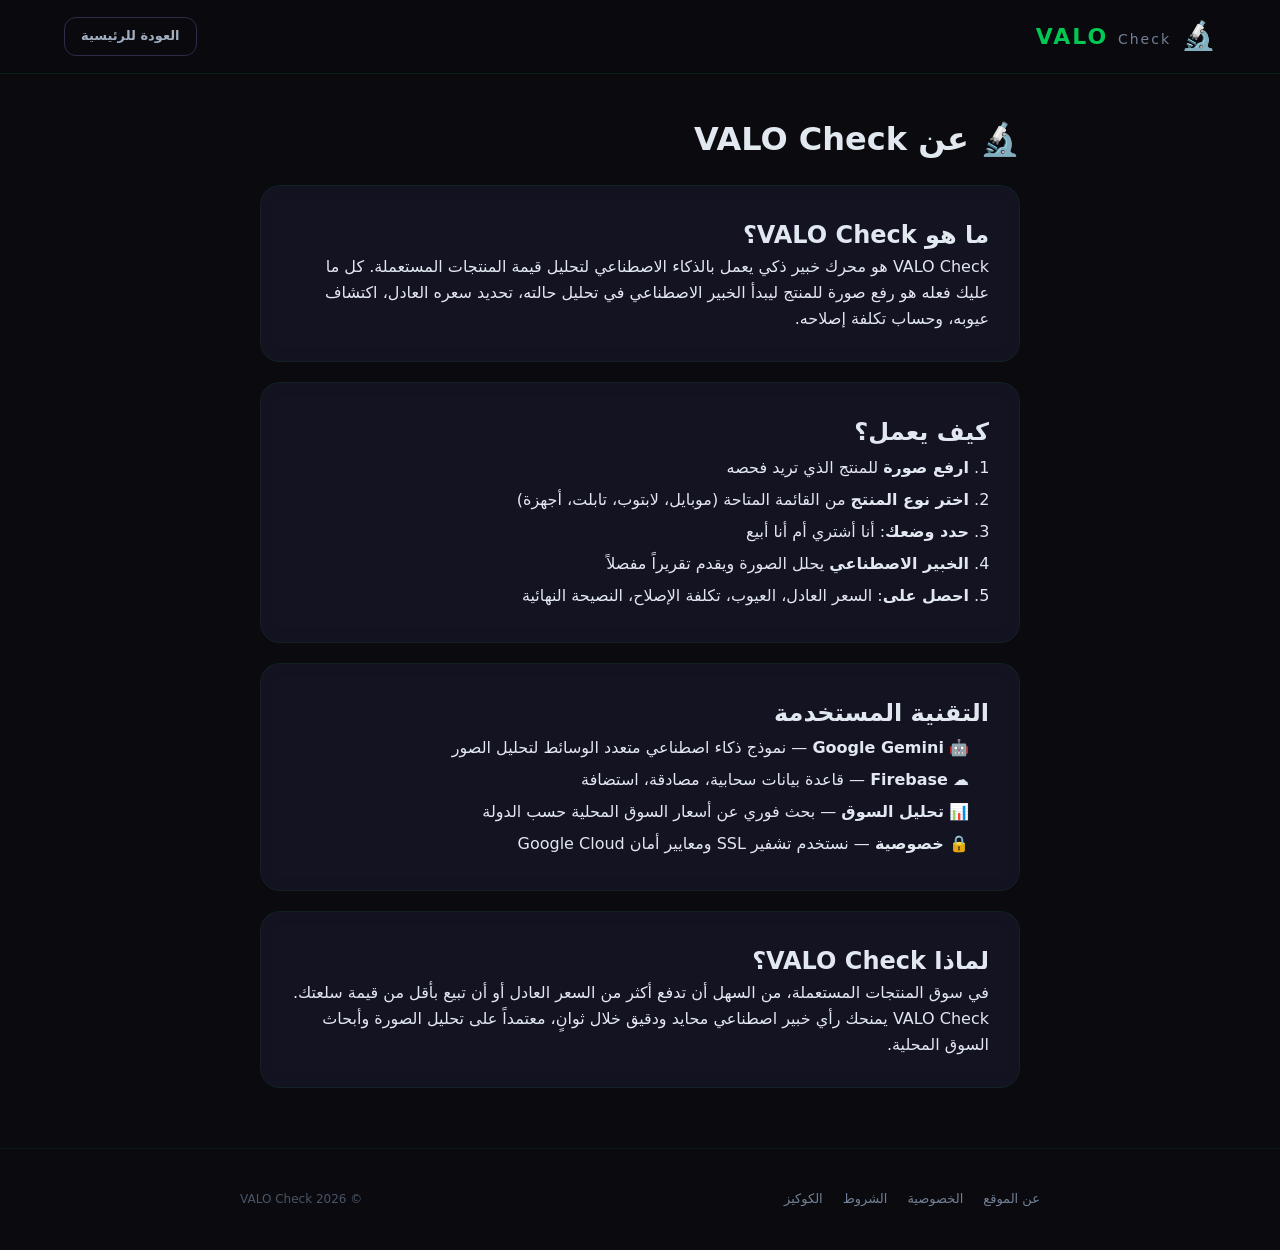
<file: about.html>
<!DOCTYPE html>
<html lang="ar" dir="rtl">
<head>
    <meta charset="UTF-8">
    <meta name="viewport" content="width=device-width, initial-scale=1.0">
    <title>عن VALO Check — فاحص القيمة الذكي</title>
    <meta name="description" content="تعرف على VALO Check: أداة ذكاء اصطناعي لتحليل قيمة المنتجات المستعملة بدقة. نساعدك في البيع والشراء بثقة.">
    <link rel="stylesheet" href="/public/style.css">
    <link rel="icon" type="image/svg+xml" href="/icons/icon-192.svg">
</head>
<body>
    <header class="header">
        <div class="header-inner">
            <div class="logo">
                <span class="logo-icon">🔬</span>
                <span class="logo-text">VALO <small>Check</small></span>
            </div>
            <a href="/" class="btn btn-sm btn-outline">العودة للرئيسية</a>
        </div>
    </header>

    <main class="container" style="max-width:800px;margin:40px auto;padding:0 20px;">
        <h1 style="font-size:2rem;margin-bottom:20px;">🔬 عن VALO Check</h1>

        <section class="card" style="padding:30px;margin-bottom:20px;">
            <h2>ما هو VALO Check؟</h2>
            <p>VALO Check هو محرك خبير ذكي يعمل بالذكاء الاصطناعي لتحليل قيمة المنتجات المستعملة. كل ما عليك فعله هو رفع صورة للمنتج ليبدأ الخبير الاصطناعي في تحليل حالته، تحديد سعره العادل، اكتشاف عيوبه، وحساب تكلفة إصلاحه.</p>
        </section>

        <section class="card" style="padding:30px;margin-bottom:20px;">
            <h2>كيف يعمل؟</h2>
            <ol style="line-height:2;padding-right:20px;">
                <li><strong>ارفع صورة</strong> للمنتج الذي تريد فحصه</li>
                <li><strong>اختر نوع المنتج</strong> من القائمة المتاحة (موبايل، لابتوب، تابلت، أجهزة)</li>
                <li><strong>حدد وضعك</strong>: أنا أشتري أم أنا أبيع</li>
                <li><strong>الخبير الاصطناعي</strong> يحلل الصورة ويقدم تقريراً مفصلاً</li>
                <li><strong>احصل على</strong>: السعر العادل، العيوب، تكلفة الإصلاح، النصيحة النهائية</li>
            </ol>
        </section>

        <section class="card" style="padding:30px;margin-bottom:20px;">
            <h2>التقنية المستخدمة</h2>
            <ul style="line-height:2;padding-right:20px;">
                <li>🤖 <strong>Google Gemini</strong> — نموذج ذكاء اصطناعي متعدد الوسائط لتحليل الصور</li>
                <li>☁️ <strong>Firebase</strong> — قاعدة بيانات سحابية، مصادقة، استضافة</li>
                <li>📊 <strong>تحليل السوق</strong> — بحث فوري عن أسعار السوق المحلية حسب الدولة</li>
                <li>🔒 <strong>خصوصية</strong> — نستخدم تشفير SSL ومعايير أمان Google Cloud</li>
            </ul>
        </section>

        <section class="card" style="padding:30px;margin-bottom:20px;">
            <h2>لماذا VALO Check؟</h2>
            <p>في سوق المنتجات المستعملة، من السهل أن تدفع أكثر من السعر العادل أو أن تبيع بأقل من قيمة سلعتك. VALO Check يمنحك رأي خبير اصطناعي محايد ودقيق خلال ثوانٍ، معتمداً على تحليل الصورة وأبحاث السوق المحلية.</p>
        </section>
    </main>

    <footer class="footer">
        <div class="footer-inner">
            <div class="footer-links">
                <a href="/about">عن الموقع</a>
                <a href="/privacy">الخصوصية</a>
                <a href="/terms">الشروط</a>
                <a href="/cookies">الكوكيز</a>
            </div>
            <div class="footer-copy">&copy; 2026 VALO Check</div>
        </div>
    </footer>
</body>
</html>
</file>
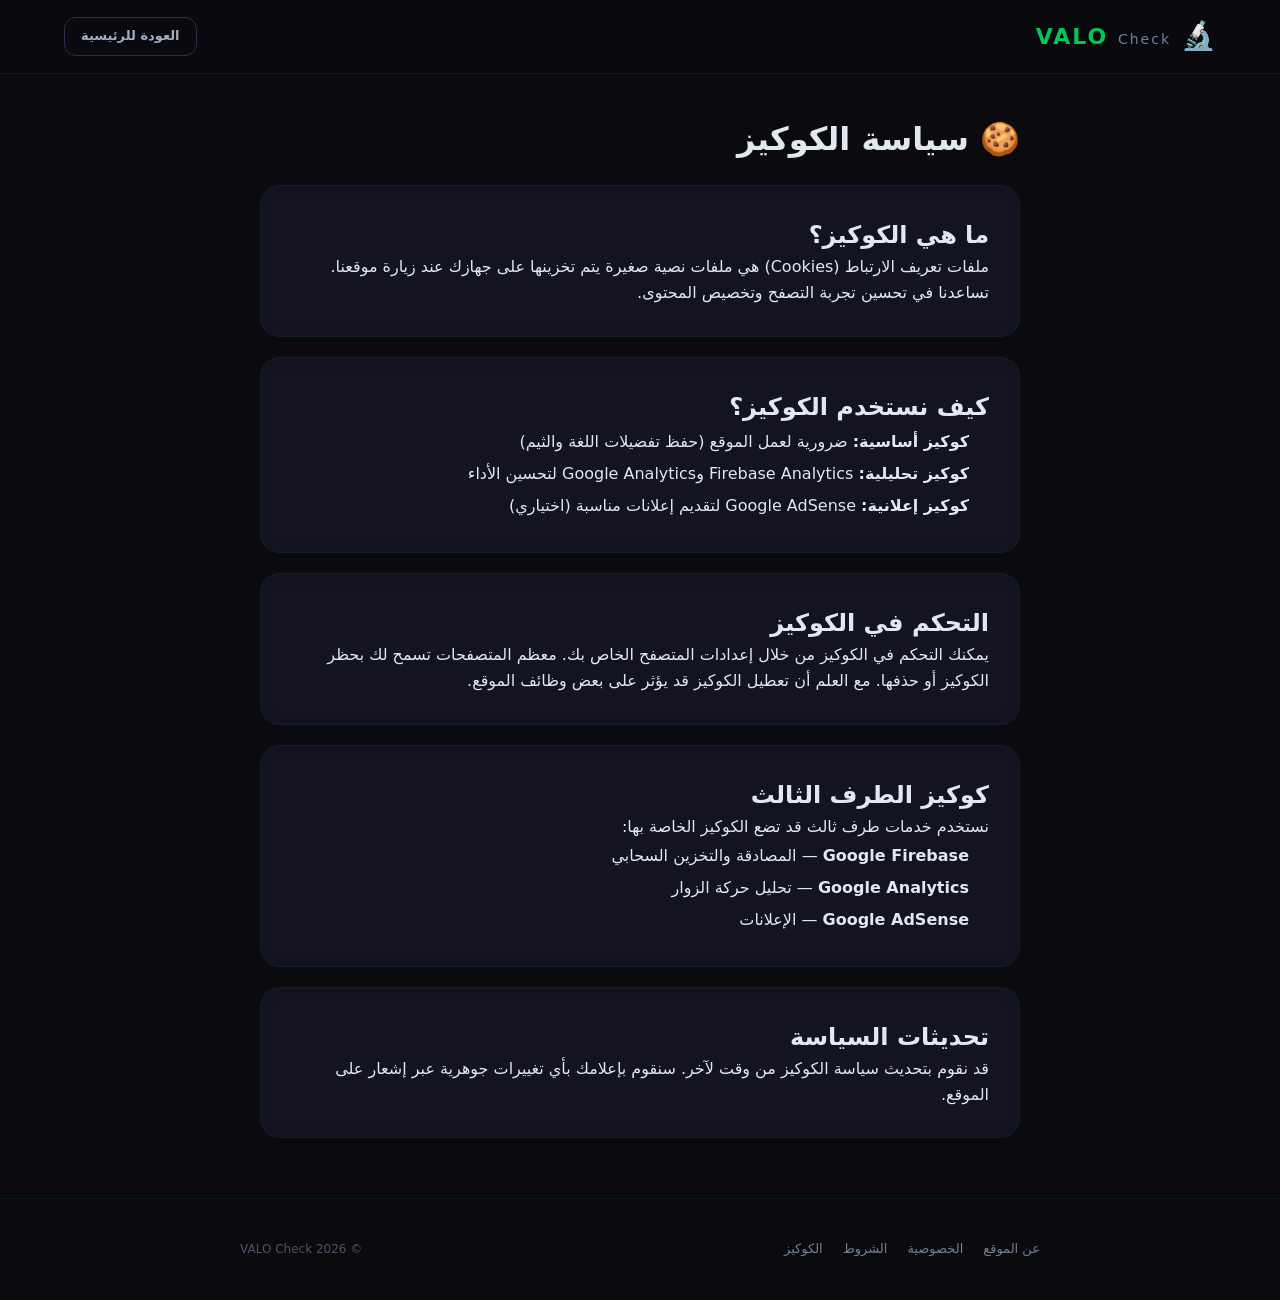
<file: cookies.html>
<!DOCTYPE html>
<html lang="ar" dir="rtl">
<head>
    <meta charset="UTF-8">
    <meta name="viewport" content="width=device-width, initial-scale=1.0">
    <title>سياسة الكوكيز — VALO Check</title>
    <meta name="description" content="سياسة ملفات تعريف الارتباط (الكوكيز) لموقع VALO Check وكيف نستخدمها لتحسين تجربتك.">
    <link rel="stylesheet" href="/public/style.css">
    <link rel="icon" type="image/svg+xml" href="/icons/icon-192.svg">
</head>
<body>
    <header class="header">
        <div class="header-inner">
            <div class="logo">
                <span class="logo-icon">🔬</span>
                <span class="logo-text">VALO <small>Check</small></span>
            </div>
            <a href="/" class="btn btn-sm btn-outline">العودة للرئيسية</a>
        </div>
    </header>

    <main class="container" style="max-width:800px;margin:40px auto;padding:0 20px;">
        <h1 style="font-size:2rem;margin-bottom:20px;">🍪 سياسة الكوكيز</h1>

        <section class="card" style="padding:30px;margin-bottom:20px;">
            <h2>ما هي الكوكيز؟</h2>
            <p>ملفات تعريف الارتباط (Cookies) هي ملفات نصية صغيرة يتم تخزينها على جهازك عند زيارة موقعنا. تساعدنا في تحسين تجربة التصفح وتخصيص المحتوى.</p>
        </section>

        <section class="card" style="padding:30px;margin-bottom:20px;">
            <h2>كيف نستخدم الكوكيز؟</h2>
            <ul style="line-height:2;padding-right:20px;">
                <li><strong>كوكيز أساسية:</strong> ضرورية لعمل الموقع (حفظ تفضيلات اللغة والثيم)</li>
                <li><strong>كوكيز تحليلية:</strong> Firebase Analytics وGoogle Analytics لتحسين الأداء</li>
                <li><strong>كوكيز إعلانية:</strong> Google AdSense لتقديم إعلانات مناسبة (اختياري)</li>
            </ul>
        </section>

        <section class="card" style="padding:30px;margin-bottom:20px;">
            <h2>التحكم في الكوكيز</h2>
            <p>يمكنك التحكم في الكوكيز من خلال إعدادات المتصفح الخاص بك. معظم المتصفحات تسمح لك بحظر الكوكيز أو حذفها. مع العلم أن تعطيل الكوكيز قد يؤثر على بعض وظائف الموقع.</p>
        </section>

        <section class="card" style="padding:30px;margin-bottom:20px;">
            <h2>كوكيز الطرف الثالث</h2>
            <p>نستخدم خدمات طرف ثالث قد تضع الكوكيز الخاصة بها:</p>
            <ul style="line-height:2;padding-right:20px;">
                <li><strong>Google Firebase</strong> — المصادقة والتخزين السحابي</li>
                <li><strong>Google Analytics</strong> — تحليل حركة الزوار</li>
                <li><strong>Google AdSense</strong> — الإعلانات</li>
            </ul>
        </section>

        <section class="card" style="padding:30px;margin-bottom:20px;">
            <h2>تحديثات السياسة</h2>
            <p>قد نقوم بتحديث سياسة الكوكيز من وقت لآخر. سنقوم بإعلامك بأي تغييرات جوهرية عبر إشعار على الموقع.</p>
        </section>
    </main>

    <footer class="footer">
        <div class="footer-inner">
            <div class="footer-links">
                <a href="/about">عن الموقع</a>
                <a href="/privacy">الخصوصية</a>
                <a href="/terms">الشروط</a>
                <a href="/cookies">الكوكيز</a>
            </div>
            <div class="footer-copy">&copy; 2026 VALO Check</div>
        </div>
    </footer>
</body>
</html>
</file>
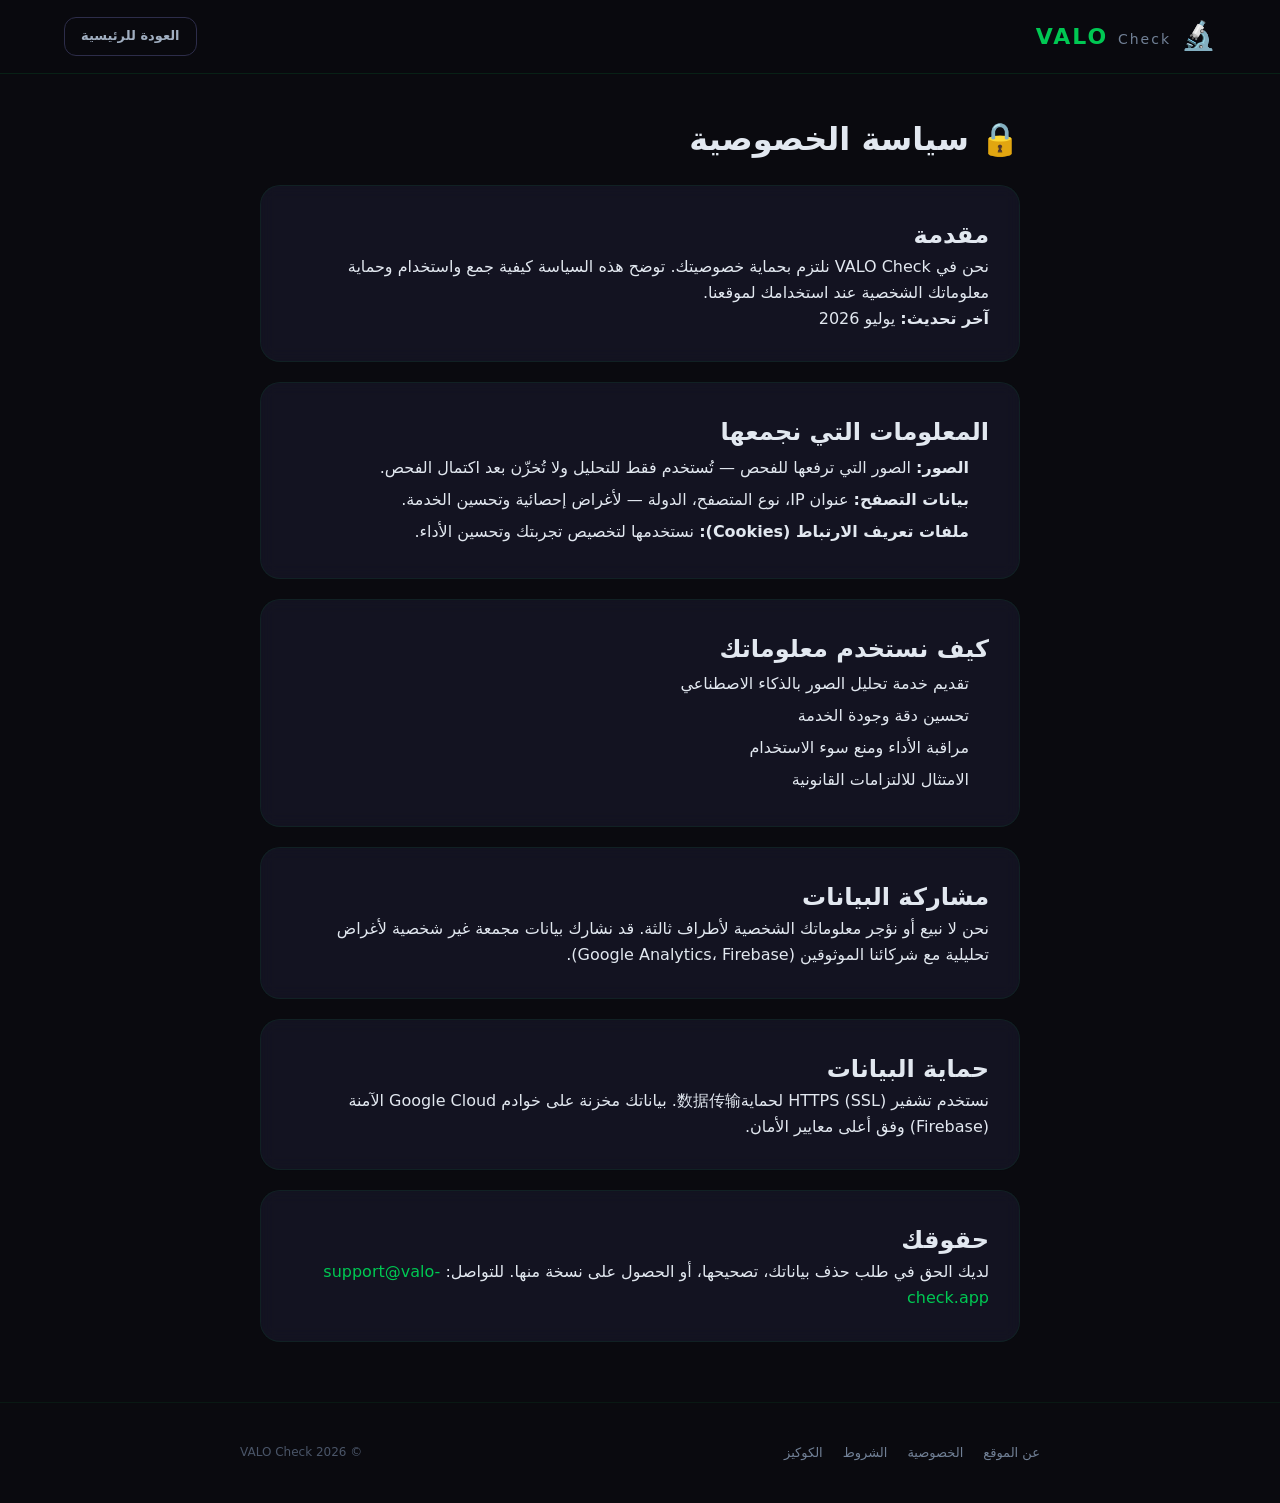
<file: privacy.html>
<!DOCTYPE html>
<html lang="ar" dir="rtl">
<head>
    <meta charset="UTF-8">
    <meta name="viewport" content="width=device-width, initial-scale=1.0">
    <title>سياسة الخصوصية — VALO Check</title>
    <meta name="description" content="سياسة الخصوصية لموقع VALO Check: كيف نحمي بياناتك ونتعامل مع صورك ومعلوماتك الشخصية.">
    <link rel="stylesheet" href="/public/style.css">
    <link rel="icon" type="image/svg+xml" href="/icons/icon-192.svg">
</head>
<body>
    <header class="header">
        <div class="header-inner">
            <div class="logo">
                <span class="logo-icon">🔬</span>
                <span class="logo-text">VALO <small>Check</small></span>
            </div>
            <a href="/" class="btn btn-sm btn-outline">العودة للرئيسية</a>
        </div>
    </header>

    <main class="container" style="max-width:800px;margin:40px auto;padding:0 20px;">
        <h1 style="font-size:2rem;margin-bottom:20px;">🔒 سياسة الخصوصية</h1>

        <section class="card" style="padding:30px;margin-bottom:20px;">
            <h2>مقدمة</h2>
            <p>نحن في VALO Check نلتزم بحماية خصوصيتك. توضح هذه السياسة كيفية جمع واستخدام وحماية معلوماتك الشخصية عند استخدامك لموقعنا.</p>
            <p><strong>آخر تحديث:</strong> يوليو 2026</p>
        </section>

        <section class="card" style="padding:30px;margin-bottom:20px;">
            <h2>المعلومات التي نجمعها</h2>
            <ul style="line-height:2;padding-right:20px;">
                <li><strong>الصور:</strong> الصور التي ترفعها للفحص — تُستخدم فقط للتحليل ولا تُخزّن بعد اكتمال الفحص.</li>
                <li><strong>بيانات التصفح:</strong> عنوان IP، نوع المتصفح، الدولة — لأغراض إحصائية وتحسين الخدمة.</li>
                <li><strong>ملفات تعريف الارتباط (Cookies):</strong> نستخدمها لتخصيص تجربتك وتحسين الأداء.</li>
            </ul>
        </section>

        <section class="card" style="padding:30px;margin-bottom:20px;">
            <h2>كيف نستخدم معلوماتك</h2>
            <ul style="line-height:2;padding-right:20px;">
                <li>تقديم خدمة تحليل الصور بالذكاء الاصطناعي</li>
                <li>تحسين دقة وجودة الخدمة</li>
                <li>مراقبة الأداء ومنع سوء الاستخدام</li>
                <li>الامتثال للالتزامات القانونية</li>
            </ul>
        </section>

        <section class="card" style="padding:30px;margin-bottom:20px;">
            <h2>مشاركة البيانات</h2>
            <p>نحن لا نبيع أو نؤجر معلوماتك الشخصية لأطراف ثالثة. قد نشارك بيانات مجمعة غير شخصية لأغراض تحليلية مع شركائنا الموثوقين (Google Analytics، Firebase).</p>
        </section>

        <section class="card" style="padding:30px;margin-bottom:20px;">
            <h2>حماية البيانات</h2>
            <p>نستخدم تشفير HTTPS (SSL) لحماية数据传输. بياناتك مخزنة على خوادم Google Cloud الآمنة (Firebase) وفق أعلى معايير الأمان.</p>
        </section>

        <section class="card" style="padding:30px;margin-bottom:20px;">
            <h2>حقوقك</h2>
            <p>لديك الحق في طلب حذف بياناتك، تصحيحها، أو الحصول على نسخة منها. للتواصل: <a href="mailto:support@valo-check.app">support@valo-check.app</a></p>
        </section>
    </main>

    <footer class="footer">
        <div class="footer-inner">
            <div class="footer-links">
                <a href="/about">عن الموقع</a>
                <a href="/privacy">الخصوصية</a>
                <a href="/terms">الشروط</a>
                <a href="/cookies">الكوكيز</a>
            </div>
            <div class="footer-copy">&copy; 2026 VALO Check</div>
        </div>
    </footer>
</body>
</html>
</file>
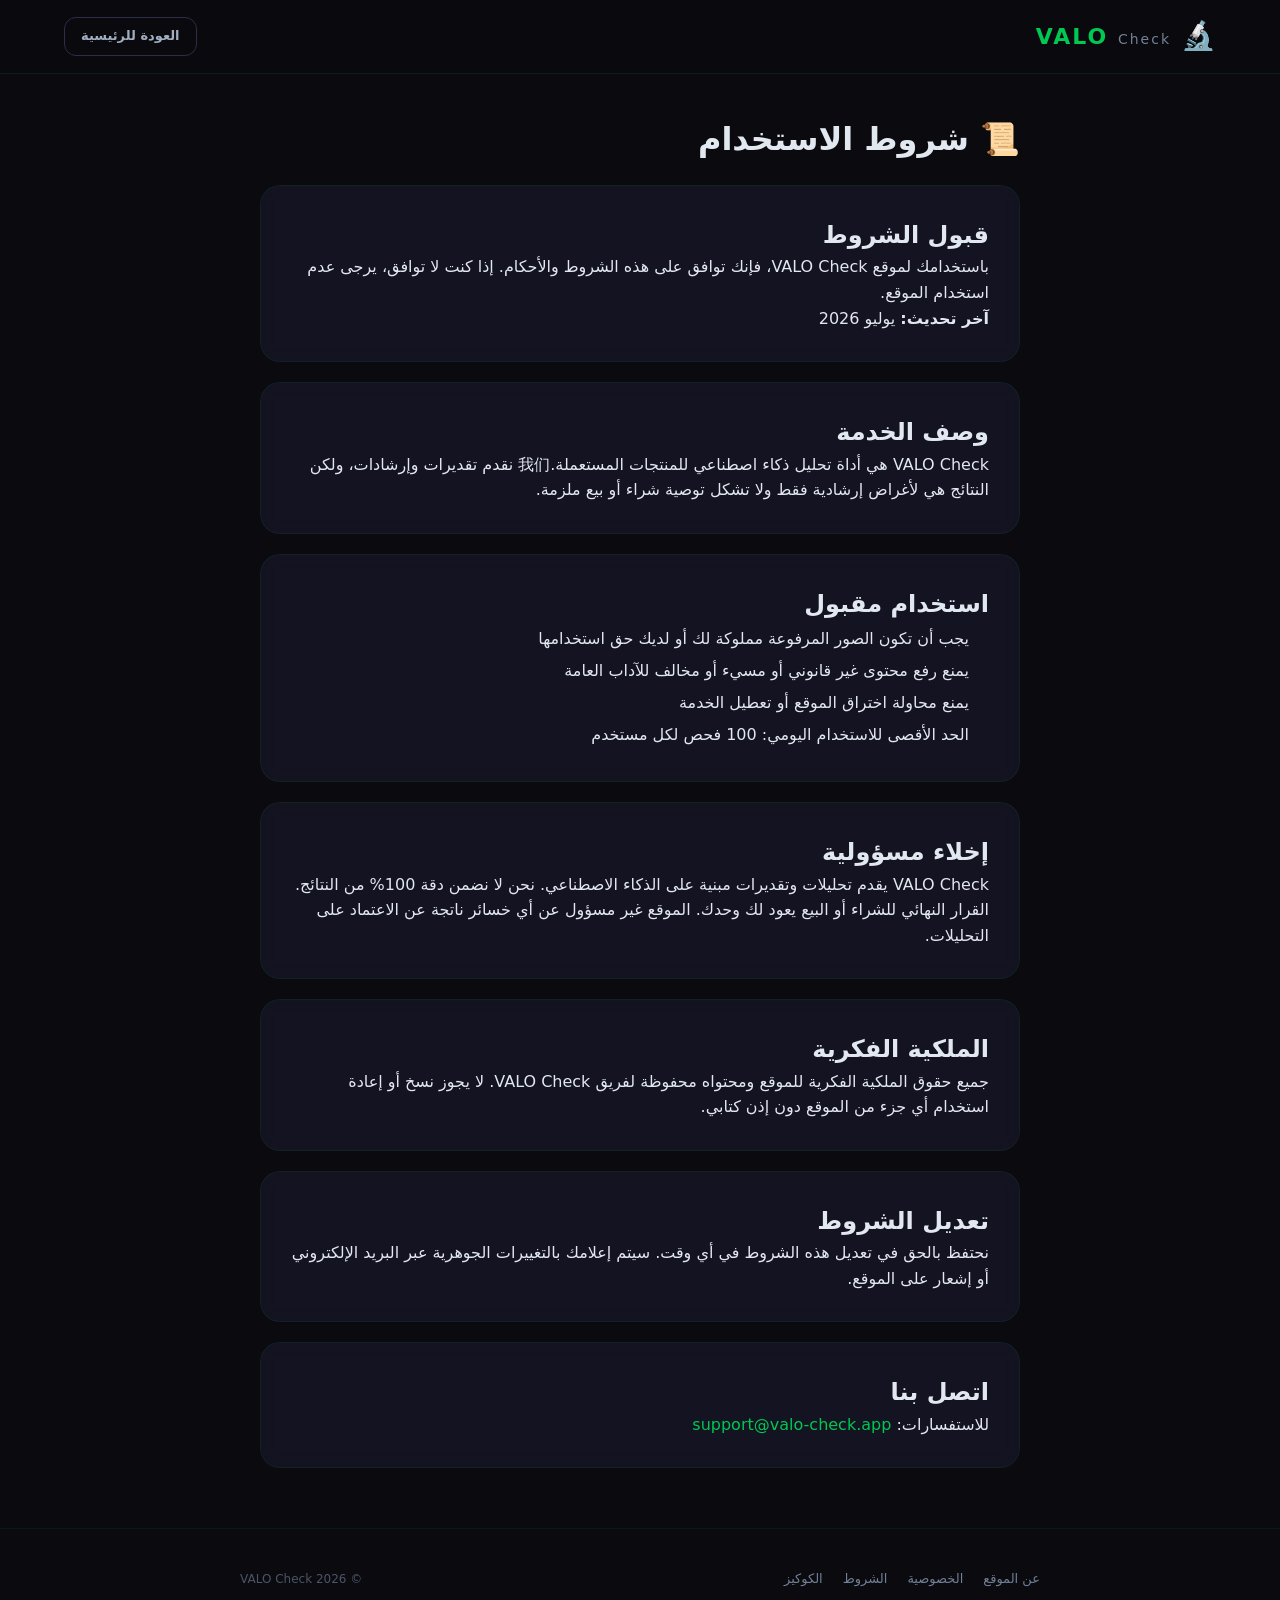
<file: terms.html>
<!DOCTYPE html>
<html lang="ar" dir="rtl">
<head>
    <meta charset="UTF-8">
    <meta name="viewport" content="width=device-width, initial-scale=1.0">
    <title>شروط الاستخدام — VALO Check</title>
    <meta name="description" content="شروط استخدام موقع VALO Check: القواعد والالتزامات التي تنظم استخدامك للخدمة.">
    <link rel="stylesheet" href="/public/style.css">
    <link rel="icon" type="image/svg+xml" href="/icons/icon-192.svg">
</head>
<body>
    <header class="header">
        <div class="header-inner">
            <div class="logo">
                <span class="logo-icon">🔬</span>
                <span class="logo-text">VALO <small>Check</small></span>
            </div>
            <a href="/" class="btn btn-sm btn-outline">العودة للرئيسية</a>
        </div>
    </header>

    <main class="container" style="max-width:800px;margin:40px auto;padding:0 20px;">
        <h1 style="font-size:2rem;margin-bottom:20px;">📜 شروط الاستخدام</h1>

        <section class="card" style="padding:30px;margin-bottom:20px;">
            <h2>قبول الشروط</h2>
            <p>باستخدامك لموقع VALO Check، فإنك توافق على هذه الشروط والأحكام. إذا كنت لا توافق، يرجى عدم استخدام الموقع.</p>
            <p><strong>آخر تحديث:</strong> يوليو 2026</p>
        </section>

        <section class="card" style="padding:30px;margin-bottom:20px;">
            <h2>وصف الخدمة</h2>
            <p>VALO Check هي أداة تحليل ذكاء اصطناعي للمنتجات المستعملة.我们 نقدم تقديرات وإرشادات، ولكن النتائج هي لأغراض إرشادية فقط ولا تشكل توصية شراء أو بيع ملزمة.</p>
        </section>

        <section class="card" style="padding:30px;margin-bottom:20px;">
            <h2>استخدام مقبول</h2>
            <ul style="line-height:2;padding-right:20px;">
                <li>يجب أن تكون الصور المرفوعة مملوكة لك أو لديك حق استخدامها</li>
                <li>يمنع رفع محتوى غير قانوني أو مسيء أو مخالف للآداب العامة</li>
                <li>يمنع محاولة اختراق الموقع أو تعطيل الخدمة</li>
                <li>الحد الأقصى للاستخدام اليومي: 100 فحص لكل مستخدم</li>
            </ul>
        </section>

        <section class="card" style="padding:30px;margin-bottom:20px;">
            <h2>إخلاء مسؤولية</h2>
            <p>VALO Check يقدم تحليلات وتقديرات مبنية على الذكاء الاصطناعي. نحن لا نضمن دقة 100% من النتائج. القرار النهائي للشراء أو البيع يعود لك وحدك. الموقع غير مسؤول عن أي خسائر ناتجة عن الاعتماد على التحليلات.</p>
        </section>

        <section class="card" style="padding:30px;margin-bottom:20px;">
            <h2>الملكية الفكرية</h2>
            <p>جميع حقوق الملكية الفكرية للموقع ومحتواه محفوظة لفريق VALO Check. لا يجوز نسخ أو إعادة استخدام أي جزء من الموقع دون إذن كتابي.</p>
        </section>

        <section class="card" style="padding:30px;margin-bottom:20px;">
            <h2>تعديل الشروط</h2>
            <p>نحتفظ بالحق في تعديل هذه الشروط في أي وقت. سيتم إعلامك بالتغييرات الجوهرية عبر البريد الإلكتروني أو إشعار على الموقع.</p>
        </section>

        <section class="card" style="padding:30px;margin-bottom:20px;">
            <h2>اتصل بنا</h2>
            <p>للاستفسارات: <a href="mailto:support@valo-check.app">support@valo-check.app</a></p>
        </section>
    </main>

    <footer class="footer">
        <div class="footer-inner">
            <div class="footer-links">
                <a href="/about">عن الموقع</a>
                <a href="/privacy">الخصوصية</a>
                <a href="/terms">الشروط</a>
                <a href="/cookies">الكوكيز</a>
            </div>
            <div class="footer-copy">&copy; 2026 VALO Check</div>
        </div>
    </footer>
</body>
</html>
</file>
<file: public/style.css>
/* ══════════════════════════════════════════════
   VALO Check — Smart Value Inspector
   Cinematic Dark UI · Pure Frontend + Firebase
   ══════════════════════════════════════════════ */

/* ── RESET ── */
*,*::before,*::after{box-sizing:border-box;margin:0;padding:0}
html{scroll-behavior:smooth;-webkit-tap-highlight-color:transparent}
body{font-family:'Segoe UI',system-ui,-apple-system,sans-serif;background:#0a0a0f;color:#e2e8f0;min-height:100vh;overflow-x:hidden;line-height:1.6}
a{color:#00c853;text-decoration:none}
a:hover{text-decoration:underline}
img{max-width:100%;height:auto;display:block}
ul{list-style:none}
button{cursor:pointer;font-family:inherit;border:none;background:none;color:inherit}
input,select,textarea{font-family:inherit;background:#1a1a2e;border:1px solid #2d2d4a;color:#e2e8f0;padding:12px 16px;border-radius:10px;font-size:15px;outline:none;transition:border-color 0.3s;width:100%}
input:focus,select:focus,textarea:focus{border-color:#00c853;box-shadow:0 0 0 3px rgba(0,200,83,0.15)}

/* ── SCROLLBAR ── */
::-webkit-scrollbar{width:6px}
::-webkit-scrollbar-track{background:#0a0a0f}
::-webkit-scrollbar-thumb{background:#2d2d4a;border-radius:3px}
::-webkit-scrollbar-thumb:hover{background:#00c853}

/* ── PRELOADER ── */
#preloader{position:fixed;inset:0;background:#0a0a0f;z-index:9999;display:flex;flex-direction:column;align-items:center;justify-content:center;transition:opacity 0.6s}
#preloader.hidden{opacity:0;pointer-events:none}
.loader-microscope{font-size:60px;animation:pulse 1.2s ease-in-out infinite}
@keyframes pulse{0%,100%{transform:scale(1)}50%{transform:scale(1.15)}}
.loader-text{font-size:28px;font-weight:800;color:#00c853;letter-spacing:4px;margin:16px 0}
.loader-bar{width:200px;height:3px;background:#1a1a2e;border-radius:2px;overflow:hidden}
.loader-bar div{width:0;height:100%;background:#00c853;animation:loadBar 1.8s ease-in-out infinite}
@keyframes loadBar{0%{width:0}50%{width:70%}100%{width:100%}}

/* ── HEADER ── */
.header{position:sticky;top:0;z-index:100;background:rgba(10,10,15,0.85);backdrop-filter:blur(16px);border-bottom:1px solid rgba(0,200,83,0.12)}
.header-inner{max-width:1200px;margin:0 auto;padding:14px 24px;display:flex;align-items:center;justify-content:space-between}
.logo{display:flex;align-items:center;gap:10px}
.logo-icon{font-size:28px}
.logo-text{font-size:22px;font-weight:800;color:#00c853;letter-spacing:2px}
.logo-text small{font-weight:400;font-size:14px;color:#718096}
.header-controls{display:flex;gap:8px}
.icon-btn{width:40px;height:40px;border-radius:10px;background:#1a1a2e;display:flex;align-items:center;justify-content:center;font-size:18px;transition:all 0.3s}
.icon-btn:hover{background:#2d2d4a;transform:scale(1.05)}

/* ── HERO ── */
.hero{text-align:center;padding:60px 24px 40px;max-width:800px;margin:0 auto}
.hero-title{font-size:42px;font-weight:800;background:linear-gradient(135deg,#00c853,#00e676);-webkit-background-clip:text;-webkit-text-fill-color:transparent;background-clip:text;margin-bottom:12px;line-height:1.2}
.hero-subtitle{font-size:17px;color:#a0aec0;max-width:600px;margin:0 auto 32px;line-height:1.7}
.hero-stats{display:flex;gap:24px;justify-content:center;flex-wrap:wrap}
.stat{text-align:center;min-width:100px}
.stat-value{font-size:28px;font-weight:800;color:#00c853;display:block}
.stat-label{font-size:12px;color:#718096;text-transform:uppercase;letter-spacing:1px}

/* ── MODE BAR ── */
.mode-bar{max-width:800px;margin:0 auto 20px;padding:0 24px;display:flex;gap:16px;align-items:flex-end;flex-wrap:wrap}
.mode-group{display:flex;gap:6px;background:#1a1a2e;border-radius:12px;padding:4px}
.mode-btn{padding:10px 22px;border-radius:10px;font-size:14px;font-weight:600;transition:all 0.3s;color:#718096}
.mode-btn.active{background:#00c853;color:#0a0a0f;box-shadow:0 0 20px rgba(0,200,83,0.3)}
.mode-btn:hover:not(.active){color:#e2e8f0}
.category-select{flex:1;min-width:180px}
.category-select label{display:block;font-size:12px;color:#718096;margin-bottom:4px}
.category-select select{padding:10px 16px;border-radius:10px}

/* ── CARDS ── */
.card{max-width:800px;margin:0 auto 24px;padding:24px;background:rgba(26,26,46,0.6);border:1px solid rgba(0,200,83,0.08);border-radius:20px;backdrop-filter:blur(8px);transition:all 0.3s}
.glow-card{border-color:rgba(0,200,83,0.15);box-shadow:0 0 40px rgba(0,200,83,0.04),inset 0 0 40px rgba(0,200,83,0.02)}
.card-header{font-size:15px;font-weight:600;color:#00c853;margin-bottom:20px;display:flex;align-items:center;gap:10px}

/* ── DROP ZONE ── */
.drop-zone{background:rgba(0,200,83,0.03);border:2px dashed rgba(0,200,83,0.2);border-radius:16px;padding:40px 24px;text-align:center;transition:all 0.4s;position:relative;min-height:260px;display:flex;align-items:center;justify-content:center}
.drop-zone.dragover{border-color:#00c853;background:rgba(0,200,83,0.08);transform:scale(1.01)}
.drop-zone.has-image{min-height:auto;padding:16px;border-style:solid;border-color:rgba(0,200,83,0.3)}
.microscope-anim{font-size:72px;margin-bottom:16px;animation:float 3s ease-in-out infinite}
@keyframes float{0%,100%{transform:translateY(0)}50%{transform:translateY(-10px)}}
.drop-title{font-size:18px;font-weight:700;color:#e2e8f0;margin-bottom:8px}
.drop-desc{font-size:14px;color:#718096;margin-bottom:24px}
.drop-buttons{display:flex;gap:12px;justify-content:center;flex-wrap:wrap}

/* ── BUTTONS ── */
.btn{display:inline-flex;align-items:center;gap:8px;padding:12px 28px;border-radius:12px;font-size:15px;font-weight:600;transition:all 0.3s}
.btn-primary{background:#00c853;color:#0a0a0f;box-shadow:0 4px 20px rgba(0,200,83,0.25)}
.btn-primary:hover{transform:translateY(-2px);box-shadow:0 6px 30px rgba(0,200,83,0.35)}
.btn-primary:disabled{opacity:0.4;cursor:not-allowed;transform:none;box-shadow:none}
.btn-secondary{background:#1a1a2e;color:#e2e8f0;border:1px solid #2d2d4a}
.btn-secondary:hover{background:#2d2d4a;border-color:#00c853}
.btn-outline{background:transparent;border:1px solid #2d2d4a;color:#a0aec0}
.btn-outline:hover{border-color:#00c853;color:#00c853}
.btn-lg{padding:16px 36px;font-size:17px}
.btn-full{width:100%;justify-content:center}
.btn-sm{padding:8px 16px;font-size:13px}

/* ── PREVIEW ── */
.preview-grid{display:grid;grid-template-columns:repeat(auto-fill,minmax(100px,1fr));gap:8px;margin-top:12px}
.preview-grid img{width:100%;height:100px;object-fit:cover;border-radius:10px;border:2px solid rgba(0,200,83,0.2)}
.preview-actions{margin-top:12px;display:flex;gap:8px;justify-content:center}

/* ── SCAN OPTIONS ── */
.scan-options{display:flex;flex-direction:column;gap:12px;margin-top:20px;max-width:500px;margin-left:auto;margin-right:auto}

/* ── SPECS CONTAINER ── */
#specsContainer{display:grid;grid-template-columns:1fr 1fr;gap:8px}
#specsContainer .form-input{font-size:13px;padding:10px 14px}
@media(max-width:500px){#specsContainer{grid-template-columns:1fr}}

/* ── QUICK GUIDE ── */
.guide-grid{display:grid;grid-template-columns:repeat(3,1fr);gap:16px}
@media(max-width:650px){.guide-grid{grid-template-columns:1fr}}
.guide-item{text-align:center;padding:20px 12px;background:rgba(0,200,83,0.03);border-radius:14px;border:1px solid rgba(0,200,83,0.06)}
.guide-icon{font-size:36px;display:block;margin-bottom:8px}
.guide-item strong{font-size:14px;color:#e2e8f0;display:block;margin-bottom:4px}
.guide-item p{font-size:13px;color:#718096;line-height:1.6}

/* ── RESULTS ── */
.results-header{display:flex;justify-content:space-between;align-items:center;margin-bottom:16px;flex-wrap:wrap;gap:10px}
.results-header h2{font-size:20px;color:#00c853}

/* ── ASSISTANT CARD ── */
.assistant-controls{display:flex;gap:12px;margin-bottom:16px;flex-wrap:wrap}
.assistant-controls input{flex:1;min-width:160px}
.assistant-controls .btn{flex-shrink:0}

/* ── OVERLAY ── */
.overlay{position:fixed;inset:0;background:rgba(10,10,15,0.9);z-index:500;display:flex;align-items:center;justify-content:center;backdrop-filter:blur(8px)}
.overlay-content{text-align:center}
.spinner-big{font-size:56px;animation:spin 1s linear infinite,microPulse 2s ease-in-out infinite}
@keyframes spin{0%{transform:rotate(0deg)}100%{transform:rotate(360deg)}}
@keyframes microPulse{0%,100%{opacity:1}50%{opacity:0.5}}
.loading-text{font-size:18px;color:#e2e8f0;margin:20px 0 16px}
.loading-bar{width:260px;height:4px;background:#1a1a2e;border-radius:2px;overflow:hidden;margin:0 auto}
.loading-bar div{height:100%;background:linear-gradient(90deg,#00c853,#00e676);border-radius:2px;transition:width 0.5s ease}
.loading-status{font-size:13px;color:#718096;margin-top:10px}

/* ── TOAST ── */
.toast-container{position:fixed;bottom:24px;left:50%;transform:translateX(-50%);z-index:600;display:flex;flex-direction:column;gap:8px;align-items:center;pointer-events:none}
.toast{background:#1a1a2e;border:1px solid #2d2d4a;padding:12px 24px;border-radius:12px;font-size:14px;color:#e2e8f0;box-shadow:0 8px 32px rgba(0,0,0,0.4);pointer-events:auto;animation:slideUp 0.3s ease}
.toast-error{border-color:#e53e3e;color:#fc8181}
.toast-success{border-color:#00c853;color:#68d391}
@keyframes slideUp{from{opacity:0;transform:translateY(20px)}to{opacity:1;transform:translateY(0)}}

/* ── FOOTER ── */
.footer{margin-top:60px;padding:40px 24px;border-top:1px solid rgba(0,200,83,0.08)}
.footer-inner{max-width:800px;margin:0 auto;display:flex;justify-content:space-between;align-items:center;flex-wrap:wrap;gap:16px}
.footer-links{display:flex;gap:20px}
.footer-links a{color:#718096;font-size:13px;transition:color 0.3s}
.footer-links a:hover{color:#00c853}
.footer-copy{font-size:12px;color:#4a5568}

/* ── RESPONSIVE ── */
@media(max-width:600px){
    .hero-title{font-size:30px}
    .hero{padding:40px 16px 24px}
    .card{padding:16px;margin:0 8px 16px}
    .mode-bar{padding:0 12px;flex-direction:column}
    .header-inner{padding:10px 14px}
    .drop-zone{padding:24px 16px;min-height:200px}
    .microscope-anim{font-size:52px}
    .drop-title{font-size:16px}
    .hero-stats{gap:12px}
    .footer-inner{flex-direction:column;text-align:center}
}

/* ── UTILITIES ── */
.hidden{display:none !important}
.text-center{text-align:center}
.text-muted{color:#718096}
.text-sm{font-size:13px}
.gap-8{gap:8px}
.flex{display:flex}
.flex-wrap{flex-wrap:wrap}
.items-center{align-items:center}
.justify-center{justify-content:center}
</file>
